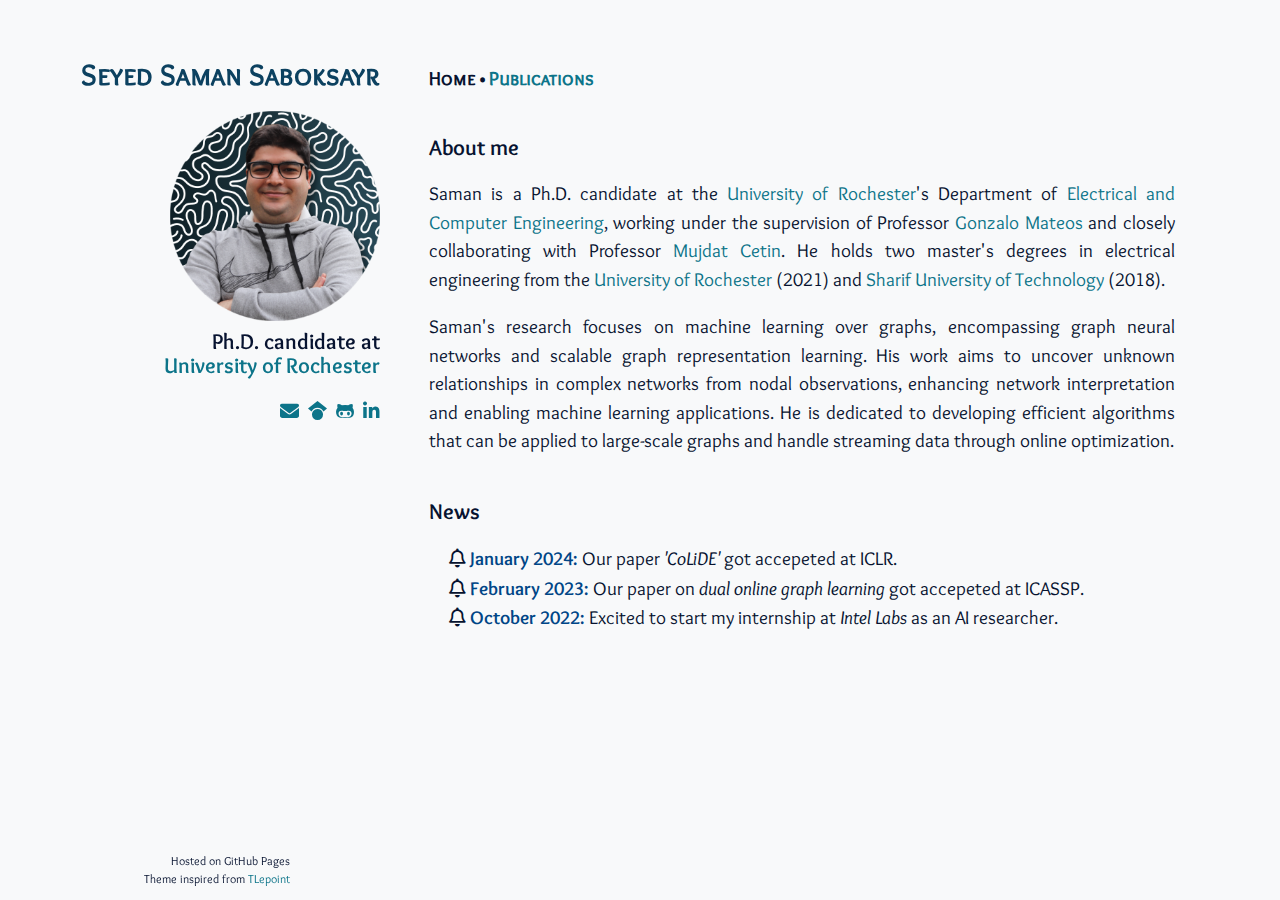
<file: index.html>
<!DOCTYPE html>
<html>

<head>
  <meta charset="utf-8">
  <meta http-equiv="X-UA-Compatible" content="IE=edge">
  <meta name="viewport" content="width=device-width, initial-scale=1">
  <title>Saman&#39;s Homepage</title>
  <meta name="description" content="Seyed Saman Saboksayr's Professional Homepage">
  <link rel="stylesheet" href="css/style.css">
  <link rel="canonical" href="index.html">
  <link rel="stylesheet" href="https://cdnjs.cloudflare.com/ajax/libs/font-awesome/6.5.2/css/all.min.css">
  <link rel="icon" type="image/png" href="images/uofr_icon.svg">
</head>

<body>
  <div class="wrapper">

  <header>
    <h1><a href="index.html" style="color:#0C4160;">Seyed Saman Saboksayr</a></h1>
    <a href="index.html"><img src="images/profile-pic.png"></a>
    <h3>Ph.D. candidate at<br> <a href="https://www.rochester.edu/">University of Rochester</a></h3>
    <ul>
      <li>
        <a href="mailto:ssaboksa@ur.rochester.edu" title="Email"><i class="fa-solid fa-envelope"></i></a>
      </li>
      <li>
        <a href="https://scholar.google.com/citations?user=11PxP9gAAAAJ&hl=en" title="Google scholar"><i class="fa-brands fa-google-scholar"></i></a>
      </li>
      <li>
        <a href="https://github.com/SAMiatto" title="Github"><i class="fa-brands fa-github-alt"></i></a>
      </li>
      <li>
        <a href="https://www.linkedin.com/in/saboksayr/" title="LinkedIn"><i class="fa-brands fa-linkedin-in"></i></a>
      </li>
    </ul>
  </header>

    
<section>
  <h1><small>Home&nbsp;&bullet;&nbsp;<a href="publications.html"
        title="Publications">Publications</a></small></h1>
</section>
<section>
  <h3>About me</h3>
  <p align="justify">Saman is a Ph.D. candidate at the <a href="https://www.rochester.edu/">University of Rochester</a>'s Department of <a href="https://www.hajim.rochester.edu/ece/">Electrical and Computer Engineering</a>, working under the supervision of Professor <a href="https://www.hajim.rochester.edu/ece/sites/gmateos/">Gonzalo Mateos</a> and closely collaborating with Professor <a href="https://www.hajim.rochester.edu/ece/people/faculty/cetin_mujdat/index.html">Mujdat Cetin</a>. He holds two master's degrees in electrical engineering from the <a href="https://www.rochester.edu/">University of Rochester</a> (2021) and <a href="https://en.sharif.edu/">Sharif University of Technology</a> (2018). 
  </p>
  <p align="justify">
    Saman's research focuses on machine learning over graphs, encompassing graph neural networks and scalable graph representation learning. His work aims to uncover unknown relationships in complex networks from nodal observations, enhancing network interpretation and enabling machine learning applications. He is dedicated to developing efficient algorithms that can be applied to large-scale graphs and handle streaming data through online optimization.
  </p>
</section>
<section id="news">
  <h3>News</h3>
  <ul>

    <li align="justify">
      <strong>January 2024:</strong> Our paper <em>'CoLiDE'</em> got accepeted at ICLR. 
    </li>

    <li align="justify">
      <strong>February 2023:</strong> Our paper on <em>dual online graph learning</em> got accepeted at ICASSP. 
    </li>

    <li align="justify">
      <strong>October 2022:</strong> Excited to start my internship at <em>Intel Labs</em> as an AI researcher. 
    </li>

  </ul>
</section>
    
<footer>
<p>Hosted on GitHub Pages
  <br>Theme inspired from <a href="https://tancre.de/">TLepoint</a></p>
</footer>

  </div>
</body>
</html>
</file>
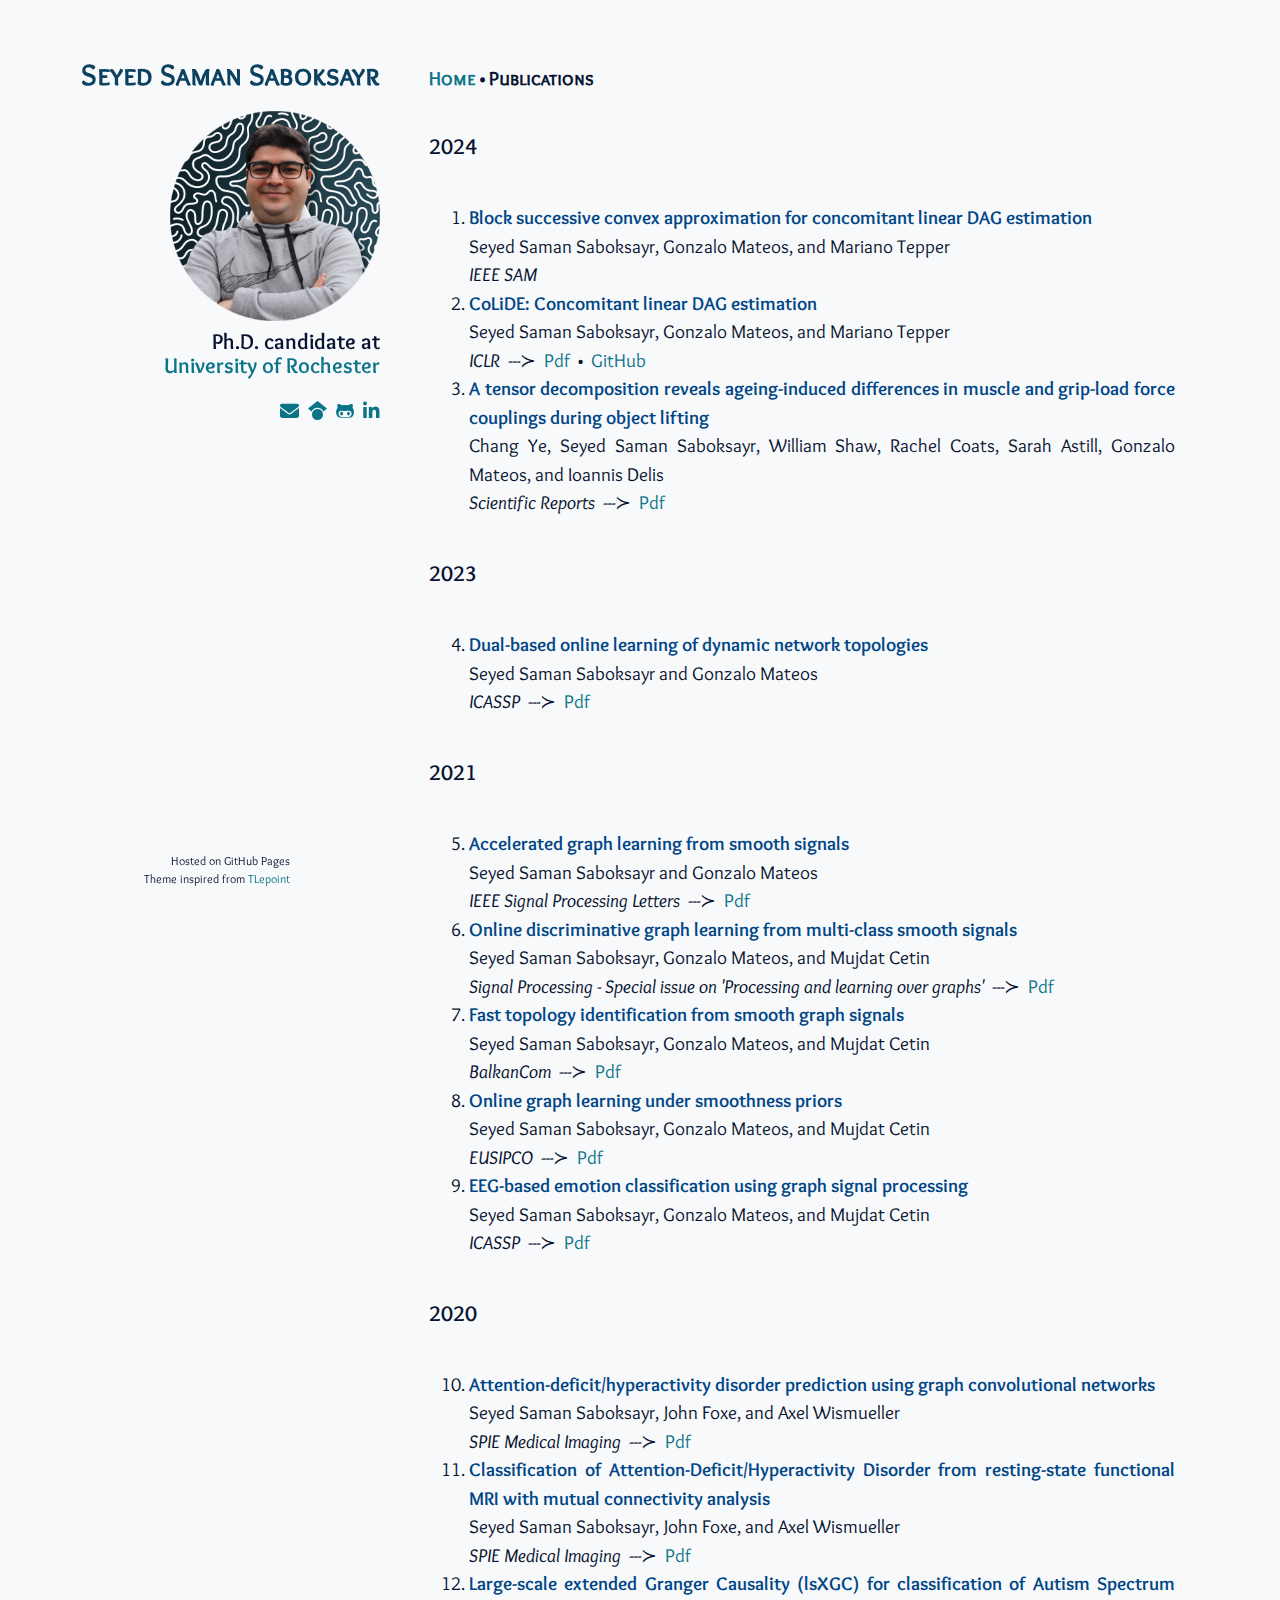
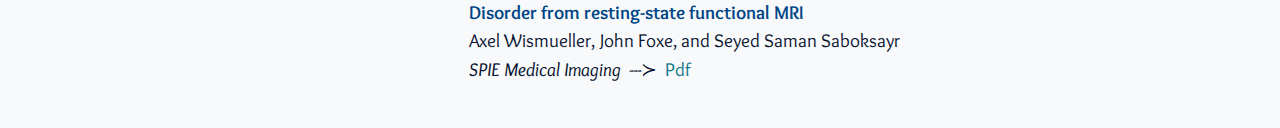
<file: publications.html>
<!DOCTYPE html>
<html>

<head>
  <meta charset="utf-8">
  <meta http-equiv="X-UA-Compatible" content="IE=edge">
  <meta name="viewport" content="width=device-width, initial-scale=1">
  <title>Saman&#39;s Homepage</title>
  <meta name="description" content="Seyed Saman Saboksayr's Professional Homepage">
  <link rel="stylesheet" href="css/style.css">
  <link rel="canonical" href="publications.html">
  <link rel="stylesheet" href="https://cdnjs.cloudflare.com/ajax/libs/font-awesome/6.5.2/css/all.min.css">
  <link rel="icon" type="image/png" href="images/uofr_icon.svg">
</head>

<body>
  <div class="wrapper">

  <header>
    <h1><a href="index.html" style="color:#0C4160;">Seyed Saman Saboksayr</a></h1>
    <a href="index.html"><img src="images/profile-pic.png"></a>
    <h3>Ph.D. candidate at<br> <a href="https://www.rochester.edu/">University of Rochester</a></h3>
    <ul>
      <li>
        <a href="mailto:ssaboksa@ur.rochester.edu" title="Email"><i class="fa-solid fa-envelope"></i></a>
      </li>
      <li>
        <a href="https://scholar.google.com/citations?user=11PxP9gAAAAJ&hl=en" title="Google scholar"><i class="fa-brands fa-google-scholar"></i></a>
      </li>
      <li>
        <a href="https://github.com/SAMiatto" title="Github"><i class="fa-brands fa-github-alt"></i></a>
      </li>
      <li>
        <a href="https://www.linkedin.com/in/saboksayr/" title="LinkedIn"><i class="fa-brands fa-linkedin-in"></i></a>
      </li>
    </ul>
  </header>

<section id="publications">
  <h1><small><a href="index.html" title="Home">Home</a>&nbsp;&bullet;&nbsp;Publications</small></h1>
  <ol>
     
  <h3>2024</h3>  

    <li align="justify">
    <strong>Block successive convex approximation for concomitant linear DAG estimation</strong>
    <br> Seyed Saman Saboksayr, Gonzalo Mateos, and Mariano Tepper
    <br> <em>IEEE SAM</em> 
    </li>

    <li align="justify">
    <strong>CoLiDE: Concomitant linear DAG estimation</strong>
    <br> Seyed Saman Saboksayr, Gonzalo Mateos, and Mariano Tepper
    <br> <em>ICLR</em> 
    &nbsp;---&sc;&nbsp; <a href="https://openreview.net/pdf?id=fGAIgO75dG">Pdf</a> 
    &nbsp;&bullet;&nbsp; <a href="https://github.com/SAMiatto/colide">GitHub</a>
    </li>

    <li align="justify">
    <strong>A tensor decomposition reveals ageing-induced differences in muscle and grip-load force couplings during object lifting</strong>
    <br> Chang Ye, Seyed Saman Saboksayr, William Shaw, Rachel Coats, Sarah Astill, Gonzalo Mateos, and Ioannis Delis
    <br> <em>Scientific Reports</em> 
    &nbsp;---&sc;&nbsp; <a href="https://www.biorxiv.org/content/10.1101/2022.02.25.482040v1.full.pdf">Pdf</a> 
    </li>

  <h3>2023</h3>  

    <li align="justify">
    <strong>Dual-based online learning of dynamic network topologies</strong>
    <br> Seyed Saman Saboksayr and Gonzalo Mateos
    <br> <em>ICASSP</em> 
    &nbsp;---&sc;&nbsp; <a href="https://arxiv.org/pdf/2211.07449">Pdf</a> 
    </li>
  
  <h3>2021</h3>  

    <li align="justify">
    <strong>Accelerated graph learning from smooth signals</strong>
    <br> Seyed Saman Saboksayr and Gonzalo Mateos
    <br> <em>IEEE Signal Processing Letters</em> 
    &nbsp;---&sc;&nbsp; <a href="https://arxiv.org/pdf/2110.09677">Pdf</a> 
    </li>

    <li align="justify">
    <strong>Online discriminative graph learning from multi-class smooth signals</strong>
    <br> Seyed Saman Saboksayr, Gonzalo Mateos, and Mujdat Cetin
    <br> <em>Signal Processing - Special issue on 'Processing and learning over graphs'</em> 
    &nbsp;---&sc;&nbsp; <a href="https://www.hajim.rochester.edu/ece/sites/gmateos/pubs/ogl/ODGL_SP.pdf">Pdf</a> 
    </li>

    <li align="justify">
    <strong>Fast topology identification from smooth graph signals</strong>
    <br> Seyed Saman Saboksayr, Gonzalo Mateos, and Mujdat Cetin
    <br> <em>BalkanCom</em> 
    &nbsp;---&sc;&nbsp; <a href="https://www.hajim.rochester.edu/ece/sites/gmateos/pubs/gl/GL_BalkanCom21.pdf">Pdf</a> 
    </li>

    <li align="justify">
    <strong>Online graph learning under smoothness priors</strong>
    <br> Seyed Saman Saboksayr, Gonzalo Mateos, and Mujdat Cetin
    <br> <em>EUSIPCO</em> 
    &nbsp;---&sc;&nbsp; <a href="https://arxiv.org/pdf/2103.03762">Pdf</a> 
    </li>

    <li align="justify">
    <strong>EEG-based emotion classification using graph signal processing</strong>
    <br> Seyed Saman Saboksayr, Gonzalo Mateos, and Mujdat Cetin
    <br> <em>ICASSP</em> 
    &nbsp;---&sc;&nbsp; <a href="https://www.hajim.rochester.edu/ece/sites/gmateos/pubs/brain/EEG_ICASSP21.pdf">Pdf</a> 
    </li>

  <h3>2020</h3>  

    <li align="justify">
    <strong>Attention-deficit/hyperactivity disorder prediction using graph convolutional networks</strong>
    <br> Seyed Saman Saboksayr, John Foxe, and Axel Wismueller
    <br> <em>SPIE Medical Imaging</em> 
    &nbsp;---&sc;&nbsp; <a href="https://www.spiedigitallibrary.org/conference-proceedings-of-spie/11314/113141U/Attention-deficithyperactivity-disorder-prediction-using-graph-convolutional-networks/10.1117/12.2551364.short#_=_">Pdf</a> 
    </li>

    <li align="justify">
    <strong>Classification of Attention-Deficit/Hyperactivity Disorder from resting-state functional MRI with mutual connectivity analysis</strong>
    <br> Seyed Saman Saboksayr, John Foxe, and Axel Wismueller
    <br> <em>SPIE Medical Imaging</em> 
    &nbsp;---&sc;&nbsp; <a href="https://www.spiedigitallibrary.org/conference-proceedings-of-spie/11317/1131703/Classification-of-attention-deficit-hyperactivity-disorder-from-resting-state-functional/10.1117/12.2549997.short#_=_">Pdf</a> 
    </li>

    <li align="justify">
    <strong>Large-scale extended Granger Causality (lsXGC) for classification of Autism Spectrum Disorder from resting-state functional MRI</strong>
    <br> Axel Wismueller, John Foxe, and Seyed Saman Saboksayr
    <br> <em>SPIE Medical Imaging</em> 
    &nbsp;---&sc;&nbsp; <a href="https://www.spiedigitallibrary.org/conference-proceedings-of-spie/11314/113141Y/Large-scale-Extended-Granger-Causality-lsXGC-for-classification-of-Autism/10.1117/12.2550027.short">Pdf</a> 
    </li>

  </ol>
</section>
   
<footer>
<p>Hosted on GitHub Pages
  <br>Theme inspired from <a href="https://tancre.de/">TLepoint</a></p>
</footer>

  </div>
</body>
</html>
</file>
<file: css/style.css>
@import url(https://fonts.googleapis.com/css?family=Overlock:400,400italic,700italic,700,900italic,900);
@import url(https://fonts.googleapis.com/css?family=Overlock+SC);

body {
  background-color: #f8f9fa;
  padding: 50px;
  font: 19px/1.5 "Overlock", sans-serif;
  color: #071330;
  font-weight: 400;
}

html {
  overflow-y: scroll;
}

ul li {
  list-style-type: none;
}

#news ul li:before {
  font-family: "Font Awesome 5 Free";
  content: "\f0f3 ";
  font-weight: 400;
  margin-left: -20px;
}

#publications ol h3 {
  position: relative;
  left: -40px;
  margin-top: 2em;
  margin-bottom: 2em;
}

h1, h2, h3 {
  margin: 0 0 20px;
  font-weight: 700;
  line-height: 1.1;
}

h1 {
  font-family: "Overlock SC", sans-serif;
  font-size: 30px;
}

a {
  color: #0c7489;
  text-decoration: none;
}

a:hover {
  color: #119da4;
}

.wrapper {
  width: 1120px;
  margin: 0 auto;
}

header {
  width: 300px;
  float: left;
  position: fixed;
  text-align: right;
  -webkit-font-smoothing:subpixel-antialiased;
  padding-bottom: 2px;
}

header img {
  width: 210px;
}

header ul {
  list-style: none;
}

header ul li {
  display: inline;
}

header ul li i {
  padding-left: 5px;
}

strong {
  color: #004687;
  font-weight: 700;
}

section {
  width: 746px;
  padding-top: 0px;
  padding-left: 25px;
  padding-right: 25px;
  float: right;
  padding-bottom: 25px;
}

small {
  font-size: 14px;
}

h3 small {
  font-size: 15px;
}

h1 small {
  font-size: 19px;
}

hr {
  border: 0;
  background: #F5F3F4;
  height: 1px;
  margin: 0 0 20px;
}

footer {
  width: 210px;
  float: left;
  position: fixed;
  text-align: right;
  bottom: 0px;
  -webkit-font-smoothing: subpixel-antialiased;
}

footer {
  font-size: 12px;
}


@media print, screen and (max-width: 1000px) {

  div.wrapper {
    width: auto;
    margin: 0;
  }

  header, section, footer {
    float: none;
    position: static;
    width: auto;
  }

  header, footer {
    text-align: center;
    background-color: #f8f9fa;
    margin-top: -20px;
    margin-bottom: 10px;
  }

  header {
    padding-top: 10px;
  }

  section {
    padding-top: 20px;
    margin-bottom: 0;
  }

  header ul {
    padding: 0;
  }

}

@media print, screen and (max-width: 480px) {
  body {
    padding: 15px;
    padding-top: 40px;
  }
}

@media print {
  body {
    padding: 0.4in;
    font-size: 12pt;
    color: #071330;
  }
}
</file>
